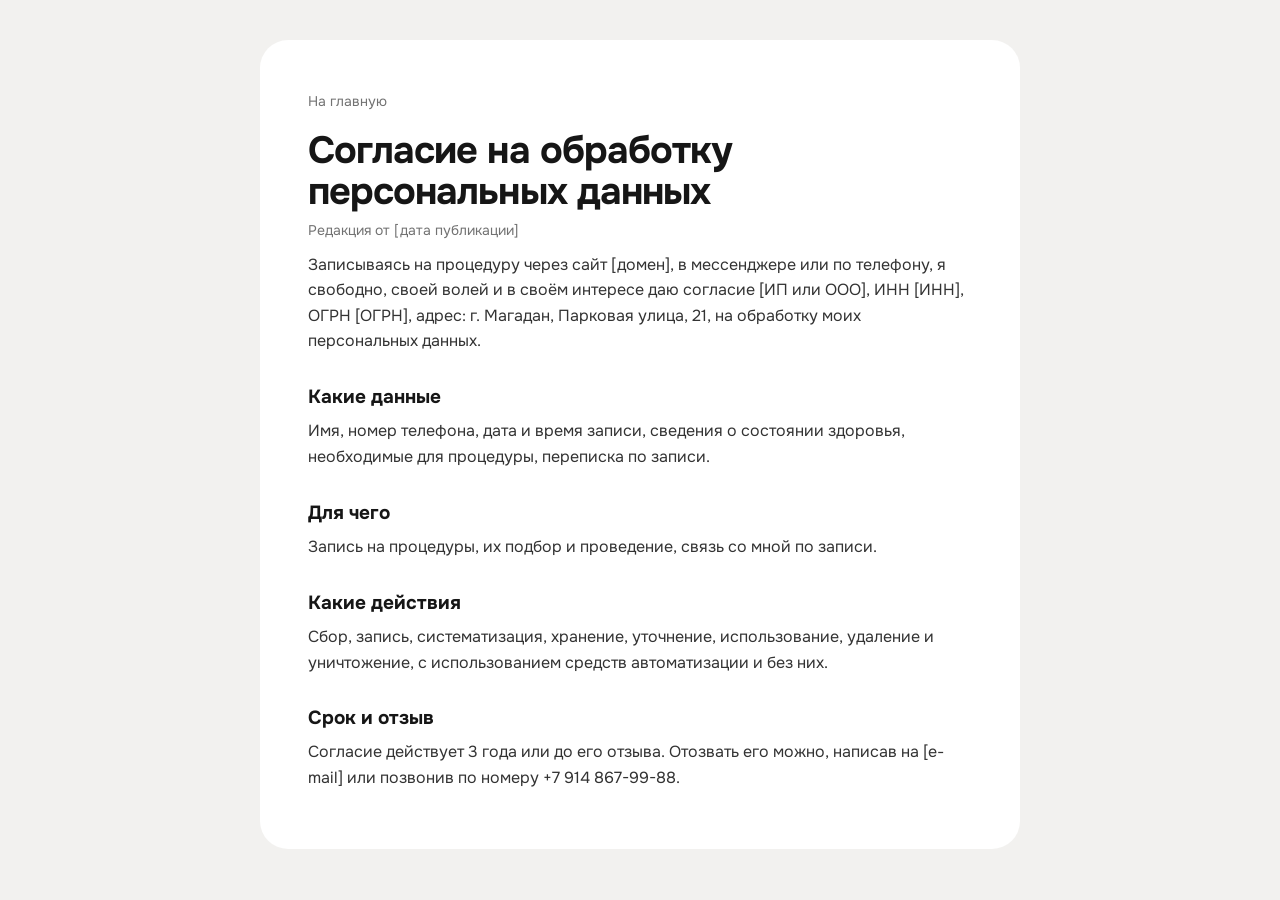
<file: consent.html>
<!doctype html>
<html lang="ru">
<head>
<meta charset="utf-8">
<meta name="viewport" content="width=device-width, initial-scale=1">
<meta name="robots" content="noindex, nofollow">
<title>Согласие на обработку персональных данных | Торжество</title>
<link rel="icon" href="data:image/svg+xml,%3Csvg xmlns='http://www.w3.org/2000/svg' viewBox='0 0 32 32'%3E%3Crect width='32' height='32' rx='16' fill='%231b2033'/%3E%3Ctext x='16' y='22' text-anchor='middle' font-family='Georgia' font-size='17' fill='%23ffffff'%3E%D0%A2%3C/text%3E%3C/svg%3E">
<link rel="stylesheet" href="https://fonts.googleapis.com/css2?family=Onest:wght@400;600;700&display=swap">
<link rel="stylesheet" href="doc.css">
</head>
<body>
<main class="doc">
  <a class="back" href="index.html">На главную</a>
  <h1>Согласие на обработку персональных данных</h1>
  <p class="upd">Редакция от [дата публикации]</p>

  <p>Записываясь на процедуру через сайт [домен], в мессенджере или по телефону, я свободно, своей волей и в своём
  интересе даю согласие [ИП или ООО], ИНН [ИНН], ОГРН [ОГРН], адрес:
  г. Магадан, Парковая улица, 21, на обработку моих персональных данных.</p>

  <h2>Какие данные</h2>
  <p>Имя, номер телефона, дата и время записи, сведения о состоянии здоровья, необходимые для процедуры, переписка по записи.</p>

  <h2>Для чего</h2>
  <p>Запись на процедуры, их подбор и проведение, связь со мной по записи.</p>

  <h2>Какие действия</h2>
  <p>Сбор, запись, систематизация, хранение, уточнение, использование, 
  удаление и уничтожение, с использованием средств автоматизации и без них.</p>

  <h2>Срок и отзыв</h2>
  <p>Согласие действует 3 года или до его отзыва. Отозвать его можно, написав на [e-mail] или позвонив
  по номеру +7 914 867-99-88.</p>
</main>
</body>
</html>
</file>
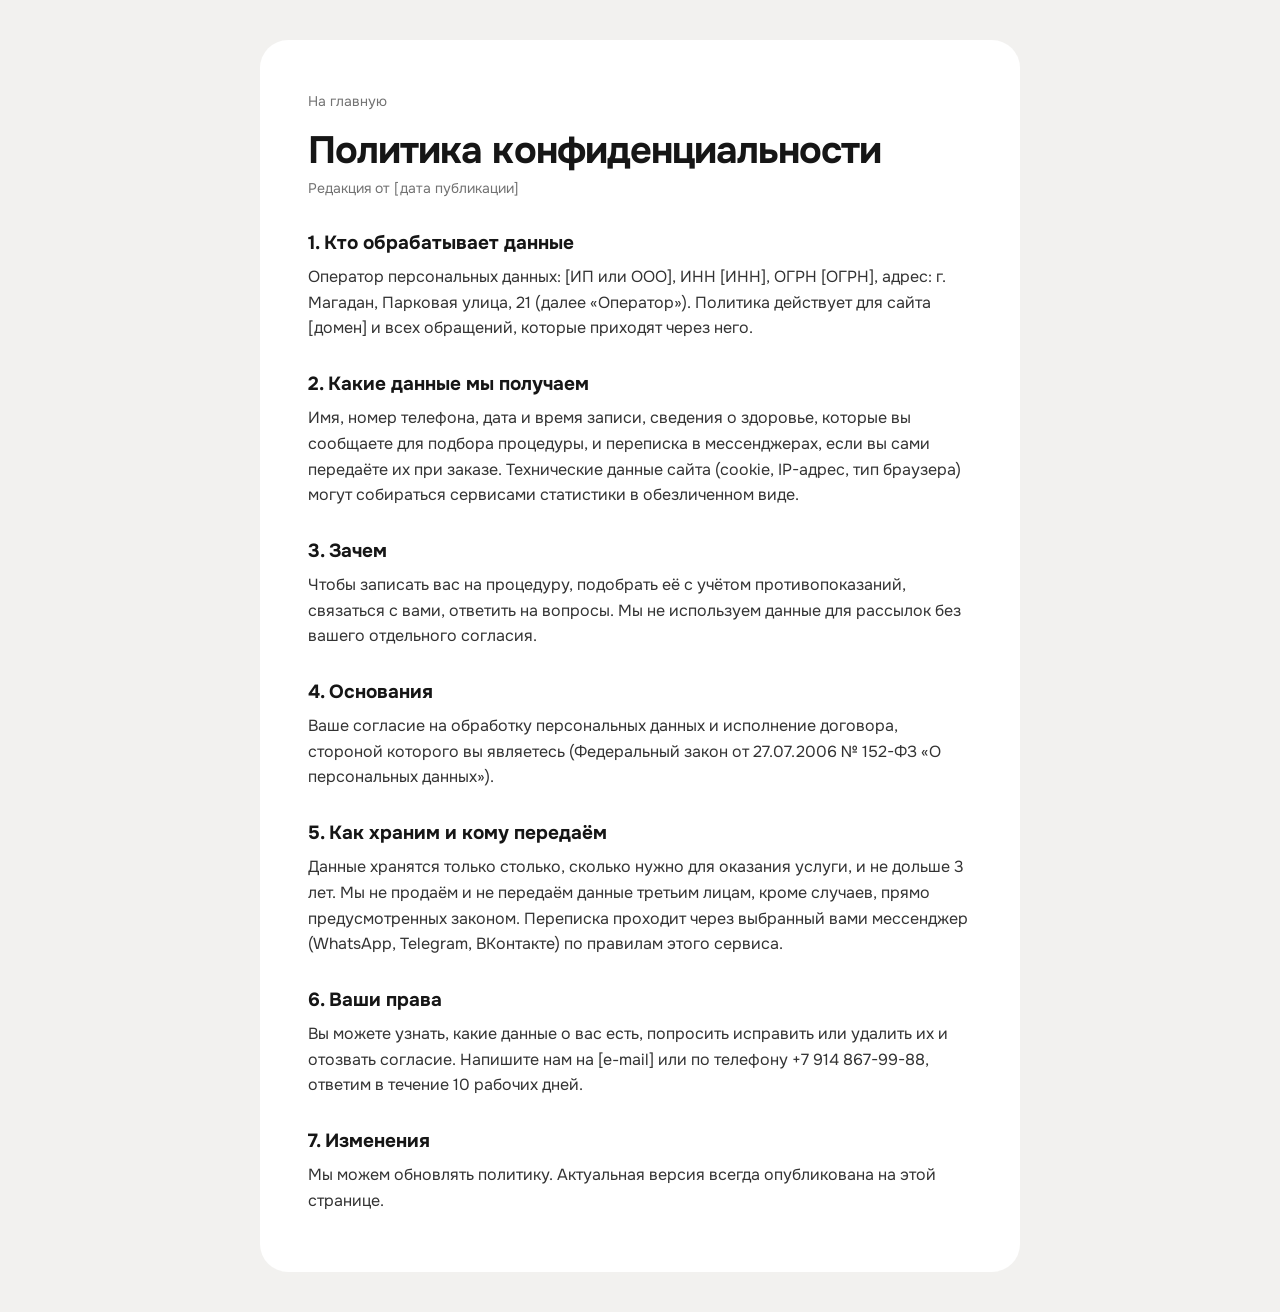
<file: privacy.html>
<!doctype html>
<html lang="ru">
<head>
<meta charset="utf-8">
<meta name="viewport" content="width=device-width, initial-scale=1">
<meta name="robots" content="noindex, nofollow">
<title>Политика конфиденциальности | Торжество</title>
<link rel="icon" href="data:image/svg+xml,%3Csvg xmlns='http://www.w3.org/2000/svg' viewBox='0 0 32 32'%3E%3Crect width='32' height='32' rx='16' fill='%231b2033'/%3E%3Ctext x='16' y='22' text-anchor='middle' font-family='Georgia' font-size='17' fill='%23ffffff'%3E%D0%A2%3C/text%3E%3C/svg%3E">
<link rel="stylesheet" href="https://fonts.googleapis.com/css2?family=Onest:wght@400;600;700&display=swap">
<link rel="stylesheet" href="doc.css">
</head>
<body>
<main class="doc">
  <a class="back" href="index.html">На главную</a>
  <h1>Политика конфиденциальности</h1>
  <p class="upd">Редакция от [дата публикации]</p>

  <h2>1. Кто обрабатывает данные</h2>
  <p>Оператор персональных данных: [ИП или ООО], ИНН [ИНН], ОГРН [ОГРН],
  адрес: г. Магадан, Парковая улица, 21 (далее «Оператор»). Политика действует для сайта [домен] и всех
  обращений, которые приходят через него.</p>

  <h2>2. Какие данные мы получаем</h2>
  <p>Имя, номер телефона, дата и время записи, сведения о здоровье, которые вы сообщаете для подбора процедуры, и переписка в
  мессенджерах, если вы сами передаёте их при заказе. Технические данные сайта (cookie, IP-адрес, тип
  браузера) могут собираться сервисами статистики в обезличенном виде.</p>

  <h2>3. Зачем</h2>
  <p>Чтобы записать вас на процедуру, подобрать её с учётом противопоказаний, связаться с вами,
  ответить на вопросы. Мы не используем данные для рассылок без вашего отдельного согласия.</p>

  <h2>4. Основания</h2>
  <p>Ваше согласие на обработку персональных данных и исполнение договора, стороной которого вы являетесь
  (Федеральный закон от 27.07.2006 № 152-ФЗ «О персональных данных»).</p>

  <h2>5. Как храним и кому передаём</h2>
  <p>Данные хранятся только столько, сколько нужно для оказания услуги, и не дольше 3 лет. Мы не продаём
  и не передаём данные третьим лицам, кроме случаев, прямо
  предусмотренных законом. Переписка проходит через выбранный вами мессенджер (WhatsApp, Telegram,
  ВКонтакте) по правилам этого сервиса.</p>

  <h2>6. Ваши права</h2>
  <p>Вы можете узнать, какие данные о вас есть, попросить исправить или удалить их и отозвать согласие.
  Напишите нам на [e-mail] или по телефону +7 914 867-99-88, ответим в течение 10 рабочих дней.</p>

  <h2>7. Изменения</h2>
  <p>Мы можем обновлять политику. Актуальная версия всегда опубликована на этой странице.</p>
</main>
</body>
</html>
</file>
<file: doc.css>
:root { --page: #f2f1ef; --card: #fff; --ink: #161616; --muted: #727272; --accent: #5a4a32 }
* { box-sizing: border-box }
body { margin: 0; background: var(--page); color: var(--ink); font: 400 16px/1.6 "Onest", system-ui, sans-serif; padding: 16px }
.doc { max-width: 760px; margin: 24px auto; background: var(--card); border-radius: 28px; padding: clamp(24px, 5vw, 48px) }
.back { color: var(--muted); text-decoration: none; font-size: 14px }
.back:hover { color: var(--ink) }
h1 { font-size: clamp(28px, 4vw, 38px); letter-spacing: -0.025em; line-height: 1.1; margin: 16px 0 6px }
h2 { font-size: 19px; margin: 28px 0 6px }
p { margin: 0 0 10px; color: #333 }
.upd { color: var(--muted); font-size: 14px }
</file>
